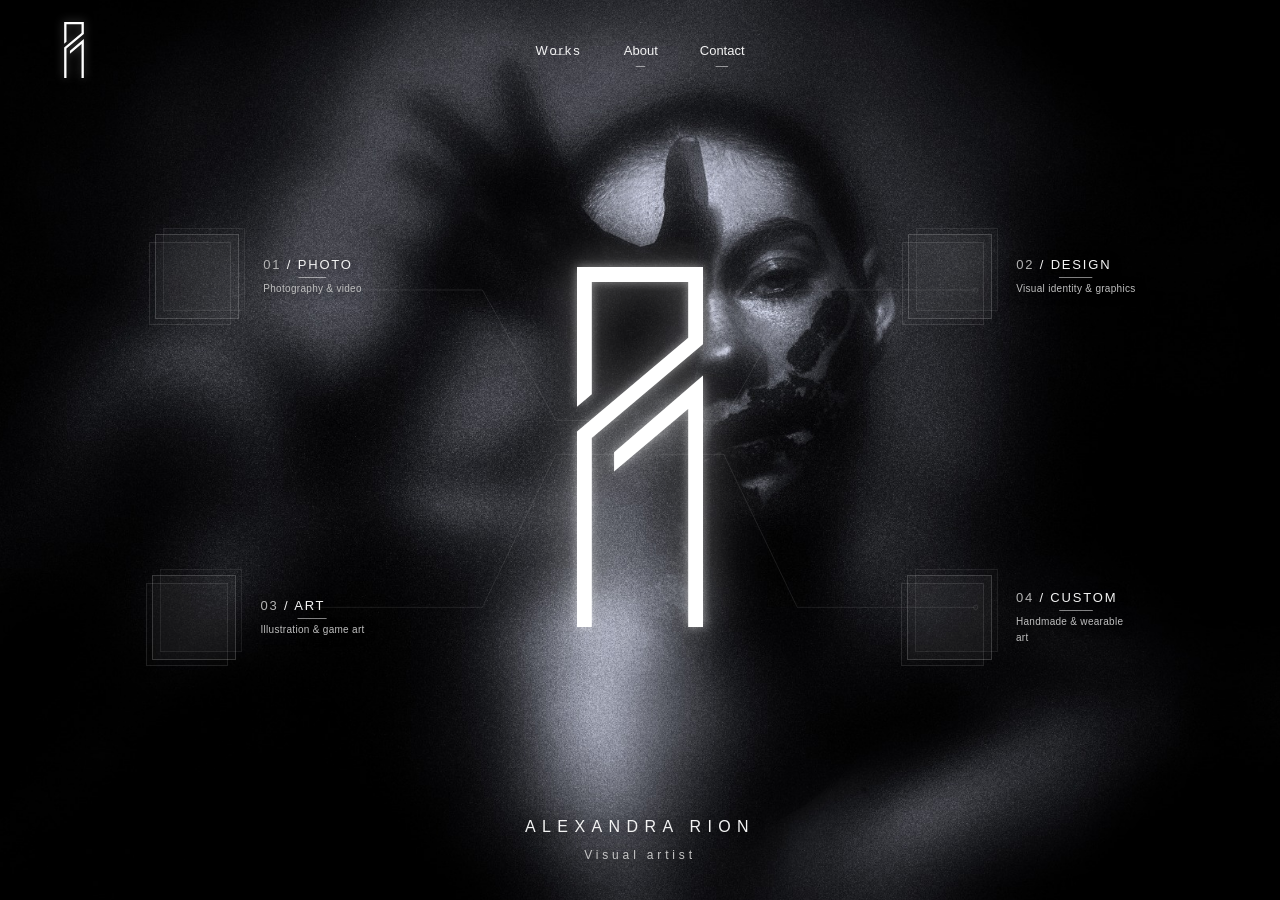
<file: index.html>
<!doctype html>
<html lang="ru"><head><meta charset="utf-8"><meta name="viewport" content="width=device-width,initial-scale=1"><meta name="description" content="Alexandra Rion — фотография, дизайн, иллюстрация и кастом."><title>Alexandra Rion — Visual artist</title><link rel="stylesheet" href="style.css"></head>
<body>
<div class="scene" aria-hidden="true"><img id="background" src="assets/home-background.jpg" alt="" fetchpriority="high"></div>
<header><a class="brand" href="#work" aria-label="Rion — главная"><img class="logo-image" src="assets/logo-02-light.svg" alt="Rion"></a><nav aria-label="Основное меню"><a href="#work">Works</a><button data-info="about">About</button><button data-info="contact">Contact</button></nav></header>
<main id="work" class="portfolio" aria-label="Направления портфолио">
<a class="project-link photo" href="photo.html"><span class="cover" aria-hidden="true"></span><span class="tile-label"><span class="category"><b>01</b> / Photo</span><span class="caption">Photography &amp; video</span></span></a>
<button class="project-link design" data-category="Design" aria-haspopup="dialog"><span class="cover" aria-hidden="true"></span><span class="tile-label"><span class="category"><b>02</b> / Design</span><span class="caption">Visual identity &amp; graphics</span></span></button>
<svg class="connections" viewBox="0 0 1000 600" preserveAspectRatio="none" aria-hidden="true"><g><path d="M480 265H420L350 150H180M520 265H580L650 150H820M480 295H420L350 430H180M520 295H580L650 430H820"/><circle cx="180" cy="150" r="2"/><circle cx="820" cy="150" r="2"/><circle cx="180" cy="430" r="2"/><circle cx="820" cy="430" r="2"/></g></svg><div class="signature"><img class="logo-image logo-glow" src="assets/logo-02-light.svg" alt="" aria-hidden="true"><img class="logo-image hero-logo" src="assets/logo-02-light.svg" alt="Монограмма Rion"></div>
<button class="project-link art" data-category="Art" aria-haspopup="dialog"><span class="cover" aria-hidden="true"></span><span class="tile-label"><span class="category"><b>03</b> / Art</span><span class="caption">Illustration &amp; game art</span></span></button>
<button class="project-link custom" data-category="Custom" aria-haspopup="dialog"><span class="cover" aria-hidden="true"></span><span class="tile-label"><span class="category"><b>04</b> / Custom</span><span class="caption">Handmade &amp; wearable art</span></span></button>
<div class="identity"><h1>Alexandra Rion</h1><p>Visual artist</p></div>
</main>
<dialog id="gallery" aria-labelledby="gallery-title"><button class="close" aria-label="Закрыть">Закрыть ×</button><h2 id="gallery-title"></h2><div id="projects" class="projects"></div></dialog>
<script src="app.js"></script></body></html>
</file>
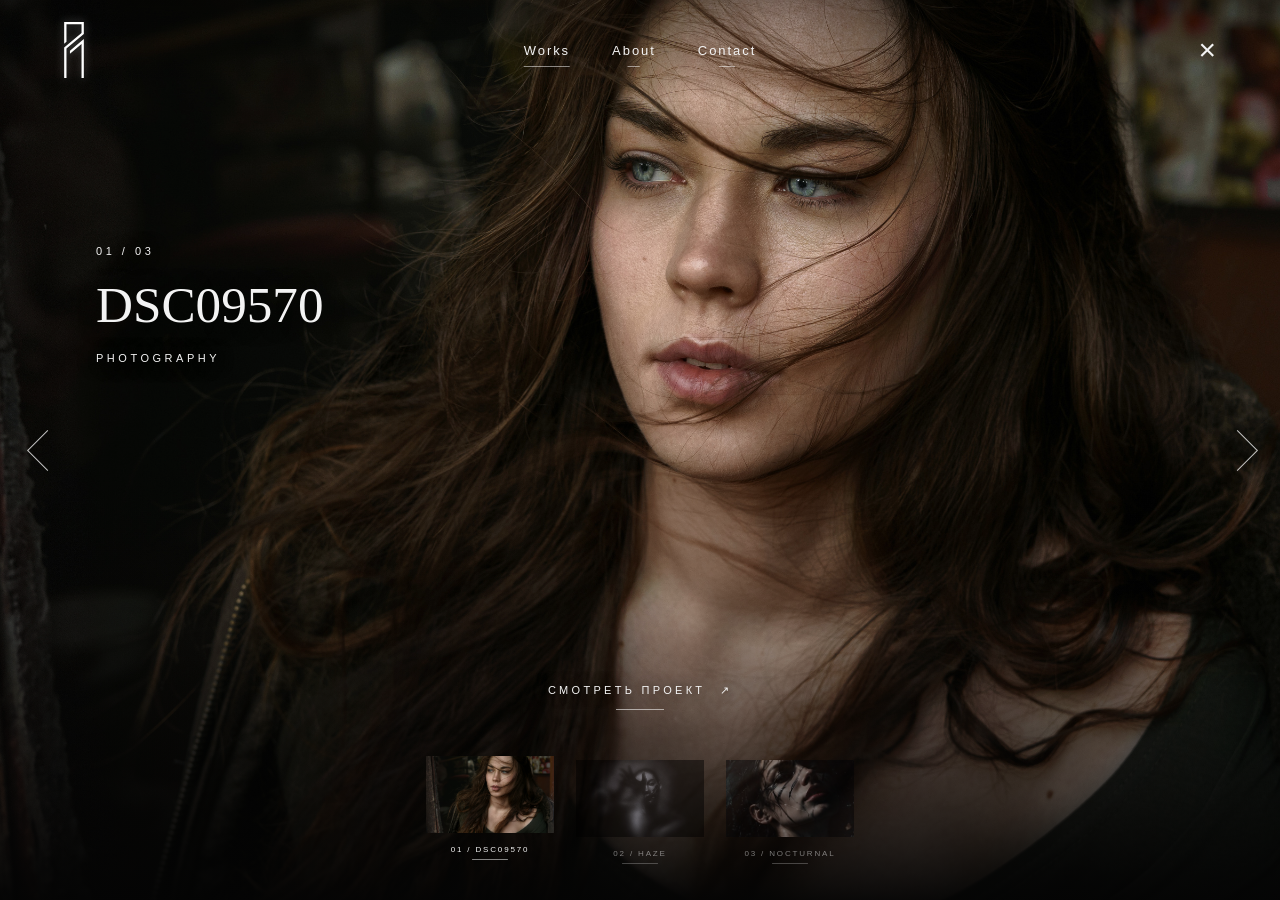
<file: photo.html>
<!doctype html><html lang="ru"><head><meta charset="utf-8"><meta name="viewport" content="width=device-width,initial-scale=1"><title>Photo — Alexandra Rion</title><link rel="stylesheet" href="style.css"><link rel="stylesheet" href="photo.css"></head><body class="photo-page"><header><a class="brand" href="index.html" aria-label="На главную"><img src="assets/logo-02-light.svg" alt="Rion"></a><nav aria-label="Основное меню"><a href="photo.html" aria-current="page">Works</a><a href="index.html#about">About</a><a href="index.html#contact">Contact</a></nav><a class="back-home" href="index.html" aria-label="Закрыть раздел">×</a></header><main class="slider" aria-label="Фотопроекты"><div class="slide-images" aria-hidden="true"><img id="slide-image" src="assets/photo-dsc09570.jpg" alt=""></div><div class="slide-shade"></div><div class="slide-heading" aria-live="polite"><p id="slide-count">01 / 03</p><h1 id="slide-title">DSC09570</h1><p id="slide-kind">Photography</p></div><button class="arrow previous" aria-label="Предыдущий проект">‹</button><button class="arrow next" aria-label="Следующий проект">›</button><div class="slide-bottom"><a class="view-project" id="view-project" href="shoot.html?project=dsc09570">Смотреть проект <span>↗</span></a><div class="thumbnails" aria-label="Выбрать проект"></div></div></main><script src="photo-data.js"></script><script src="photo.js"></script></body></html>
</file>
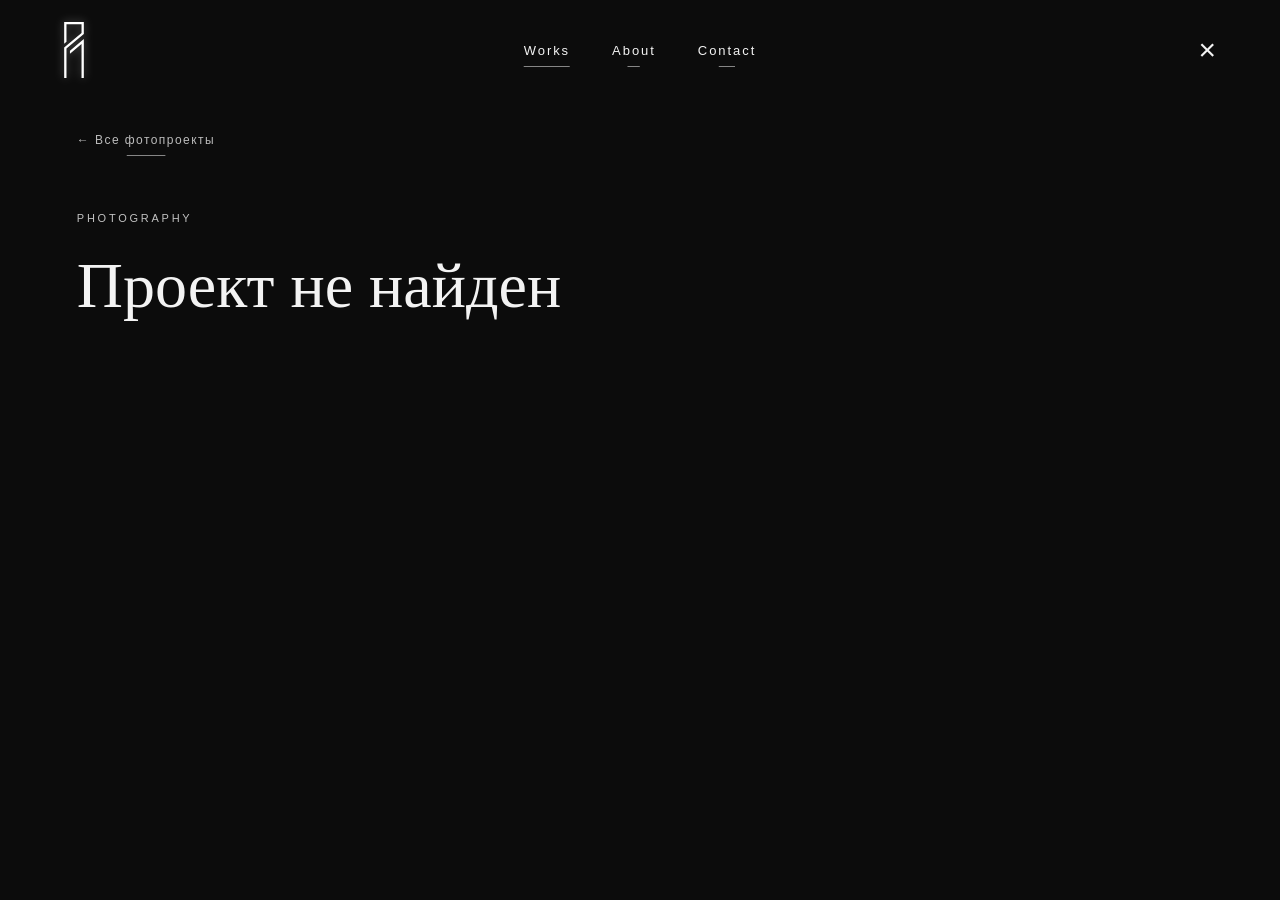
<file: shoot.html>
<!doctype html><html lang="ru"><head><meta charset="utf-8"><meta name="viewport" content="width=device-width,initial-scale=1"><title>Съёмка — Alexandra Rion</title><link rel="stylesheet" href="style.css"><link rel="stylesheet" href="photo.css"></head><body class="shoot-page"><header><a class="brand" href="index.html" aria-label="На главную"><img src="assets/logo-02-light.svg" alt="Rion"></a><nav aria-label="Основное меню"><a href="photo.html" aria-current="page">Works</a><a href="index.html#about">About</a><a href="index.html#contact">Contact</a></nav><a class="back-home" href="index.html" aria-label="Закрыть раздел">×</a></header><main class="shoot"><a class="back-projects" href="photo.html">← Все фотопроекты</a><p id="shoot-kind">Photography</p><h1 id="shoot-title">Съёмка</h1><p id="shoot-description"></p><div id="shoot-gallery"></div></main><dialog class="lightbox" aria-label="Просмотр фотографии"><button class="lightbox-close" aria-label="Закрыть фотографию">×</button><img alt=""></dialog><script src="photo-data.js"></script><script src="photo.js"></script></body></html>
</file>
<file: style.css>
:root{color-scheme:dark;font-family:Arial,Helvetica,sans-serif;color:#f3f3f3;background:#070707}*{box-sizing:border-box}body{margin:0;min-height:100svh;isolation:isolate}a{color:inherit;text-decoration:none}button{font:inherit;color:inherit;cursor:pointer}a:focus-visible,button:focus-visible{outline:1px solid #ffffff;outline-offset:8px}
.scene{position:fixed;inset:0;z-index:-1;pointer-events:none;background:#070707}#background{display:block;width:100%;height:100%;object-fit:cover;object-position:center}
header{height:100px;padding:24px 5%;position:relative;display:flex;align-items:center}.brand img{display:block;width:20px;height:56px;filter:drop-shadow(0 0 5px #ffffff60);transition:filter 1.4s ease}nav{position:absolute;left:50%;transform:translateX(-50%);display:flex;gap:42px;align-items:center;font-size:13px;letter-spacing:.15em}nav button{border:0;background:none;padding:12px 0}nav a,nav button{transition:color .5s}nav a:hover,nav button:hover{color:#ffffff}
.portfolio{position:relative;max-width:1600px;min-height:calc(100svh - 100px);margin:auto;padding:20px 9% 38px;display:grid;grid-template-columns:minmax(210px,1fr) minmax(150px,1.3fr) minmax(210px,1fr);grid-template-rows:1fr 1fr auto;gap:28px 5%;align-items:center}.connections{position:absolute;inset:20px 9% 100px;width:82%;height:calc(100% - 120px);pointer-events:none;overflow:visible}.connections g{fill:none;stroke:#ffffff;stroke-opacity:.17;stroke-width:.6}.connections path,.connections circle{vector-effect:non-scaling-stroke}
.project-link{position:relative;z-index:1;display:flex;align-items:center;gap:24px;width:max-content;max-width:100%;text-align:left;padding:12px 0;background:none;border:0;justify-self:center;text-shadow:0 2px 12px #000;transform:scale(1);transition:transform 1s cubic-bezier(.22,.61,.36,1)}.photo{grid-area:1/1}.design{grid-area:1/3}.art{grid-area:2/1}.custom{grid-area:2/3}.cover{position:relative;display:block;flex:none;width:clamp(68px,6.6vw,100px);aspect-ratio:1;border:1px solid #ffffff2b;background:#ffffff09}.cover:before,.cover:after{content:"";position:absolute;inset:0;border:1px solid #ffffff1a;background:#ffffff04;pointer-events:none}.cover:before{transform:translate(-7px,7px)}.cover:after{transform:translate(7px,-7px);border-color:#ffffff12}.tile-label{display:block}.category{display:block;font-size:13px;white-space:nowrap;letter-spacing:.14em;text-transform:uppercase}.category b{font-weight:400;color:#b4b4b4}.caption{display:block;font-size:10px;letter-spacing:.03em;color:#bfbfbf;line-height:1.6;margin-top:9px;max-width:120px}
.signature{position:relative;z-index:1;grid-area:1/2/3/3;justify-self:center;display:grid;place-items:center}.hero-logo,.logo-glow{grid-area:1/1;display:block;height:clamp(230px,40svh,390px);width:auto;max-width:100%}.hero-logo{position:relative;filter:drop-shadow(0 0 5px #ffffff70) drop-shadow(0 0 19px #ffffff40)}.logo-glow{pointer-events:none;opacity:.13;filter:blur(9px) drop-shadow(0 0 24px #ffffff) drop-shadow(0 0 40px #ffffff);transition:opacity 1.8s cubic-bezier(.22,.61,.36,1)}
.identity{position:relative;grid-area:3/1/4/4;text-align:center;padding-top:16px;text-shadow:0 2px 15px #000}.identity h1{margin:0;font-size:16px;font-weight:400;text-transform:uppercase;letter-spacing:.4em}.identity p{font-size:12px;letter-spacing:.32em;color:#c6c6c6;margin:12px 0 0}
@media(hover:hover){.project-link:hover{transform:scale(1.055)}.signature:hover .logo-glow{opacity:.65}.brand:hover img{filter:drop-shadow(0 0 10px #ffffffbb)}}.project-link:focus-visible{transform:scale(1.055)}
dialog{width:min(1100px,92vw);max-height:90svh;overflow:auto;background:#0e0e0e;color:#f3f3f3;border:1px solid #5a5a5a;padding:32px}dialog::backdrop{background:#050505cc;backdrop-filter:blur(10px)}dialog h2{font-size:36px;font-weight:400;letter-spacing:.08em;margin:0 0 30px}.close{float:right;border:1px solid #5a5a5a;background:none;padding:10px 16px}.projects{display:grid;grid-template-columns:repeat(2,minmax(0,1fr));gap:24px}.projects>p{grid-column:1/-1}.projects p{line-height:1.8;color:#c9c9c9}.projects img{width:100%;height:auto}.projects a{text-decoration:underline}.project{border-top:1px solid #5a5a5a;padding-top:15px}.project h3{font-weight:400}
@media(max-width:900px){header{height:90px;padding:20px 6%}nav{gap:22px;font-size:12px;letter-spacing:.06em}.portfolio{padding:10px 7% 40px;grid-template-columns:repeat(2,minmax(0,1fr));grid-template-rows:auto auto auto auto;gap:35px 26px}.connections{display:none}.signature{grid-area:1/1/2/3;margin:25px 0 10px}.hero-logo,.logo-glow{height:260px}.identity{grid-area:2/1/3/3;padding:0 0 12px}.identity h1{font-size:14px;letter-spacing:.25em}.photo{grid-area:3/1}.design{grid-area:3/2}.art{grid-area:4/1}.custom{grid-area:4/2}.project-link{gap:17px;justify-self:start}.cover{width:55px}.category{font-size:11px;letter-spacing:.04em}.caption{font-size:9px}.projects{grid-template-columns:1fr}#background{object-position:57% center}}
@media(max-width:420px){.portfolio{column-gap:18px;padding-left:6%;padding-right:6%}.cover{width:42px}.project-link{gap:13px}.category{font-size:10px}.caption{max-width:75px}.brand img{width:16px;height:46px}nav{gap:18px}}
@media(prefers-reduced-motion:reduce){*,*:before,*:after{transition:none!important;scroll-behavior:auto!important}.project-link:hover,.project-link:focus-visible{transform:none}}
/* A slow, restrained halo matching the central mark. */
nav a,nav button{transition:color 1.8s cubic-bezier(.22,.61,.36,1),text-shadow 1.8s cubic-bezier(.22,.61,.36,1);text-shadow:0 0 5px #ffffff00,0 0 18px #ffffff00}
@media(hover:hover){nav a:hover,nav button:hover{color:#ffffff;text-shadow:0 0 5px #ffffff80,0 0 18px #ffffff70}}
nav a:focus-visible,nav button:focus-visible{color:#ffffff;text-shadow:0 0 5px #ffffff80,0 0 18px #ffffff70}
/* Five spare pixels conceal the edges; the original image is never filtered. */
@media(hover:hover) and (pointer:fine) and (prefers-reduced-motion:no-preference){
.scene{overflow:hidden}
#background{position:absolute;left:-5px;top:-5px;width:calc(100% + 10px);height:calc(100% + 10px);transform:translate(var(--bg-x,0px),var(--bg-y,0px));transition:transform 1.8s cubic-bezier(.22,.61,.36,1)}
}

/* Shared quiet underline: extends from the centre without shifting the layout. */
nav a,nav button,.category,.close,.back-projects,.thumb span{position:relative}
nav a:after,nav button:after,.category:after,.close:after,.back-projects:after,.thumb span:after{content:"";position:absolute;left:0;right:0;bottom:3px;height:1px;background:#ffffff80;transform:scaleX(.28);transform-origin:center;transition:transform .8s cubic-bezier(.22,.61,.36,1),background-color .8s;pointer-events:none}
.category:after{bottom:-6px}.close:after{left:16px;right:16px}.back-projects{display:inline-block;padding-bottom:12px}.thumb span:after{bottom:-6px}
@media(hover:hover){nav a:hover:after,nav button:hover:after,.project-link:hover .category:after,.close:hover:after,.back-projects:hover:after,.thumb:hover span:after{transform:scaleX(1);background:#ffffff}}
nav a:focus-visible:after,nav button:focus-visible:after,.project-link:focus-visible .category:after,.close:focus-visible:after,.back-projects:focus-visible:after,.thumb:focus-visible span:after{transform:scaleX(1);background:#ffffff}
nav a[aria-current="page"]:after{transform:scaleX(1)}
</file>
<file: photo.css>
.photo-page{height:100svh;overflow:hidden;background:#0b0b0b}.photo-page header,.shoot-page header{position:relative;z-index:5}.back-home{margin-left:auto;font-size:30px;font-weight:200;line-height:1}.photo-page header{background:linear-gradient(#0005,transparent)}nav a{padding:12px 0}nav [aria-current]{text-decoration:none}.slider,.slide-images,.slide-shade{position:absolute;inset:0}.slide-images img{width:100%;height:100%;object-fit:cover;display:block;transition:opacity .45s ease}.slide-images img.changing{opacity:0}.slide-shade{pointer-events:none;background:linear-gradient(0deg,#040404f5 0%,#040404a8 12%,#04040420 37%,transparent 58%),linear-gradient(90deg,#0005,transparent 45%)}.slide-heading{position:absolute;left:7.5%;top:26%;text-shadow:0 2px 20px #0008;max-width:70%}.slide-heading p{font-size:11px;letter-spacing:.32em;text-transform:uppercase}.slide-heading h1{font-family:Georgia,serif;font-size:clamp(38px,4vw,68px);font-weight:400;margin:18px 0}.arrow{position:absolute;top:46%;background:none;border:0;padding:10px 20px;font:200 64px/1 Arial;color:#ffffffc0;transition:color .5s,text-shadow .5s}.arrow:hover{color:#fff;text-shadow:0 0 15px #ffffff}.previous{left:1%}.next{right:1%}.slide-bottom{position:absolute;bottom:30px;left:0;width:100%;display:flex;flex-direction:column;align-items:center;gap:30px}.view-project{text-transform:uppercase;letter-spacing:.3em;font-size:11px;padding:12px 0;text-shadow:0 0 15px #000}.view-project:after{content:"";display:block;width:48px;height:1px;background:#ffffff8c;margin:12px auto 0;transition:width .8s}.view-project:hover:after{width:100%}.view-project span{margin-left:8px}.thumbnails{display:flex;justify-content:flex-start;gap:22px;max-width:88vw;overflow-x:auto;padding:8px 8px 12px;scrollbar-width:thin}.thumb{flex:none;width:128px;padding:0;border:0;background:none;opacity:.48;transition:opacity .7s,transform .7s}.thumb img{display:block;width:100%;height:77px;object-fit:cover;border:0}.thumb span{display:block;margin-top:12px;font-size:8px;letter-spacing:.23em;text-transform:uppercase}.thumb[aria-current=true],.thumb:hover{opacity:1}.thumb[aria-current=true]{transform:translateY(-4px)}.shoot-page{background:#0c0c0c}.shoot{max-width:1400px;margin:30px auto 80px;padding:0 6%}.back-projects{font-size:12px;letter-spacing:.12em;color:#bcbcbc}.shoot h1{font:400 clamp(36px,5vw,72px) Georgia,serif;margin:20px 0}.shoot>p{color:#c2c2c2;line-height:1.8}.shoot #shoot-kind{margin-top:50px;font-size:11px;letter-spacing:.25em;text-transform:uppercase}#shoot-gallery{margin-top:40px;display:grid;gap:24px}.shoot-photo{padding:0;border:0;background:none;cursor:zoom-in}.shoot-photo img{display:block;width:100%;height:auto}.lightbox{padding:0;border:0;background:#060606;width:100vw;max-width:100vw;height:100svh;max-height:100svh;overflow:auto}.lightbox img{display:block;width:100%;height:100%;object-fit:contain;cursor:zoom-in}.lightbox img.zoomed{width:auto;height:auto;max-width:none;cursor:zoom-out}.lightbox-close{position:fixed;z-index:2;right:25px;top:20px;border:0;background:#0008;color:white;padding:5px 15px;font-size:30px}.lightbox::backdrop{background:#000}
@media(max-width:600px){.slide-heading{top:24%;left:9%}.slide-heading h1{font-size:40px}.slide-bottom{bottom:20px;gap:16px}.thumbnails{gap:14px;max-width:94vw}.thumb{width:90px}.thumb img{height:59px}.thumb span{font-size:7px}.arrow{font-size:48px;padding:10px}.slide-shade{background:linear-gradient(0deg,#040404f5, #04040480 20%,transparent 60%)}.view-project{font-size:10px}.back-home{font-size:24px}.shoot{margin-top:15px}.shoot #shoot-kind{margin-top:30px}}
@media(prefers-reduced-motion:reduce){.slide-images img,.thumb,.view-project:after{transition:none}.thumb[aria-current=true]{transform:none}}

.arrow{font-size:0;width:64px;height:72px}.arrow:before{content:"";display:block;width:28px;height:28px;border-top:1px solid currentColor;border-right:1px solid currentColor;transform:rotate(45deg)}.previous:before{transform:rotate(-135deg)}

.view-project:focus-visible:after{width:100%}.arrow:before{transition:filter .8s}.arrow:hover:before,.arrow:focus-visible:before{filter:drop-shadow(0 0 6px #ffffff80)}
</file>
